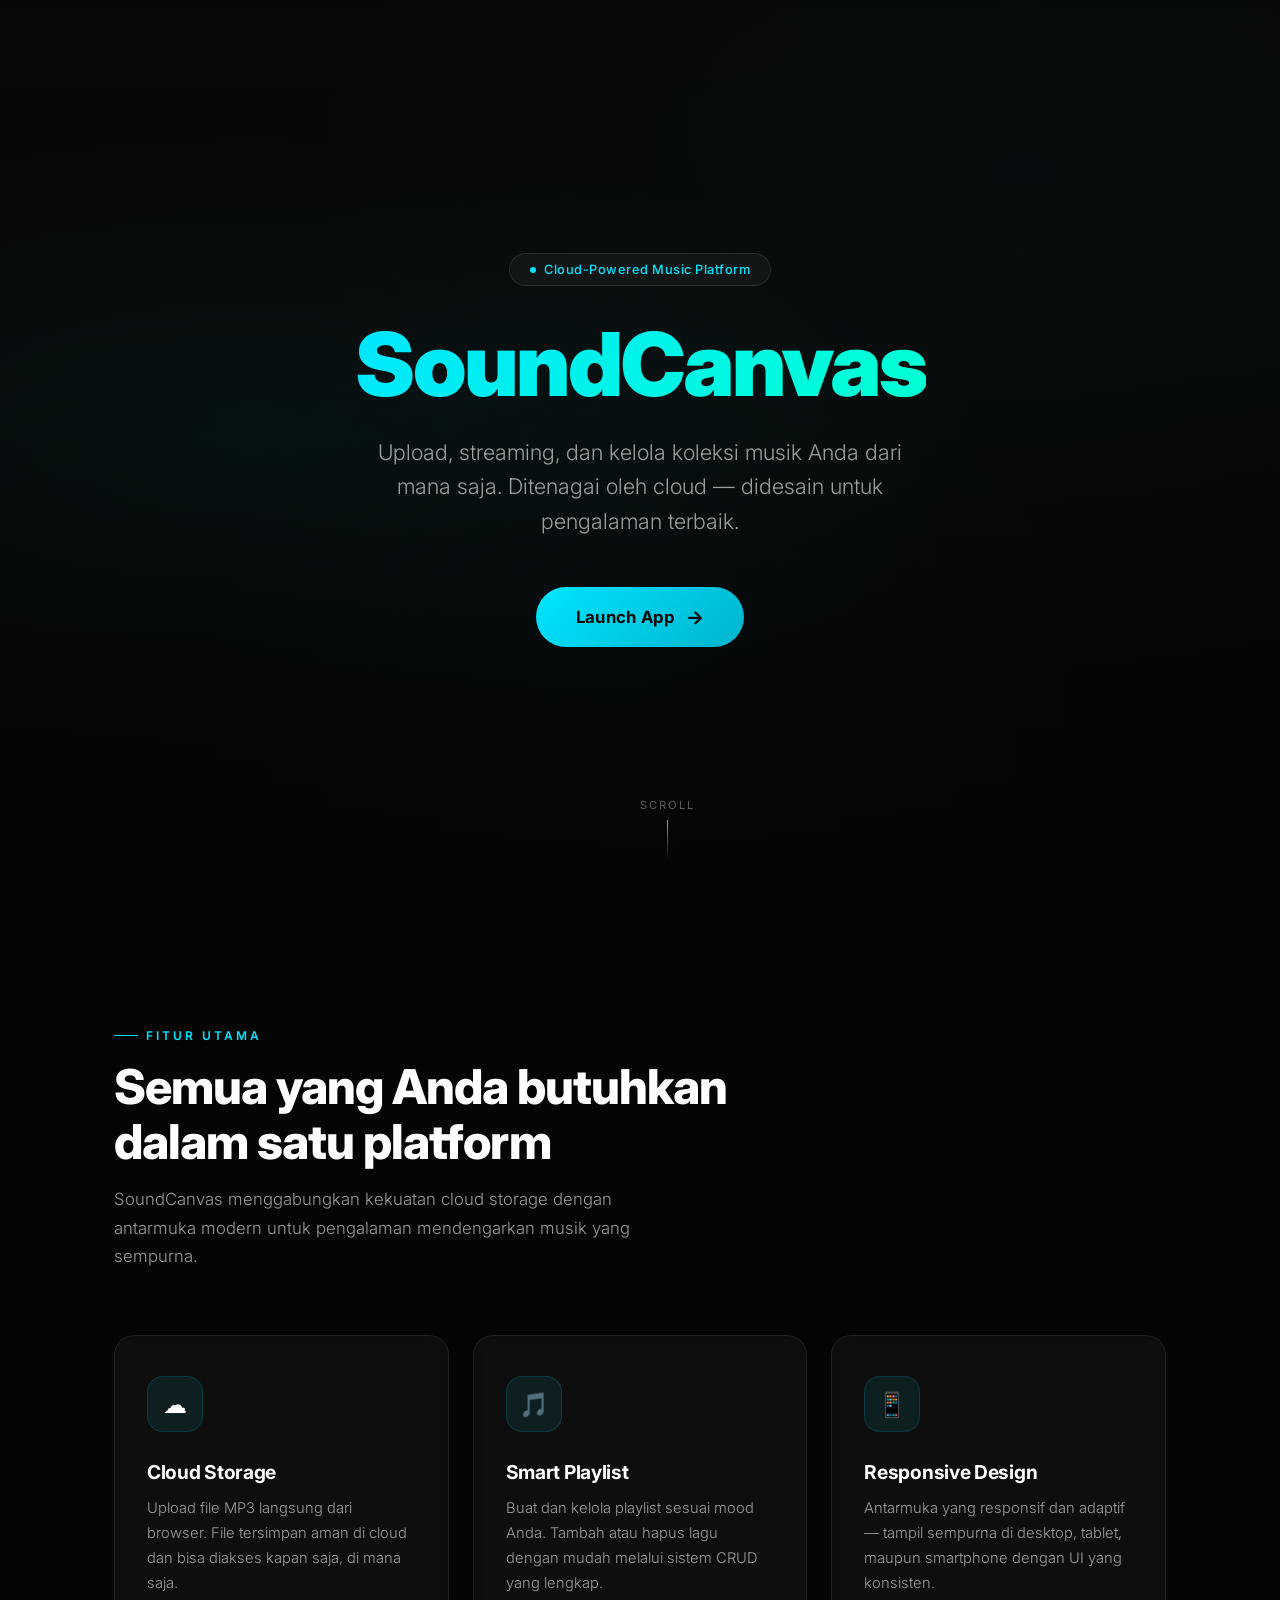
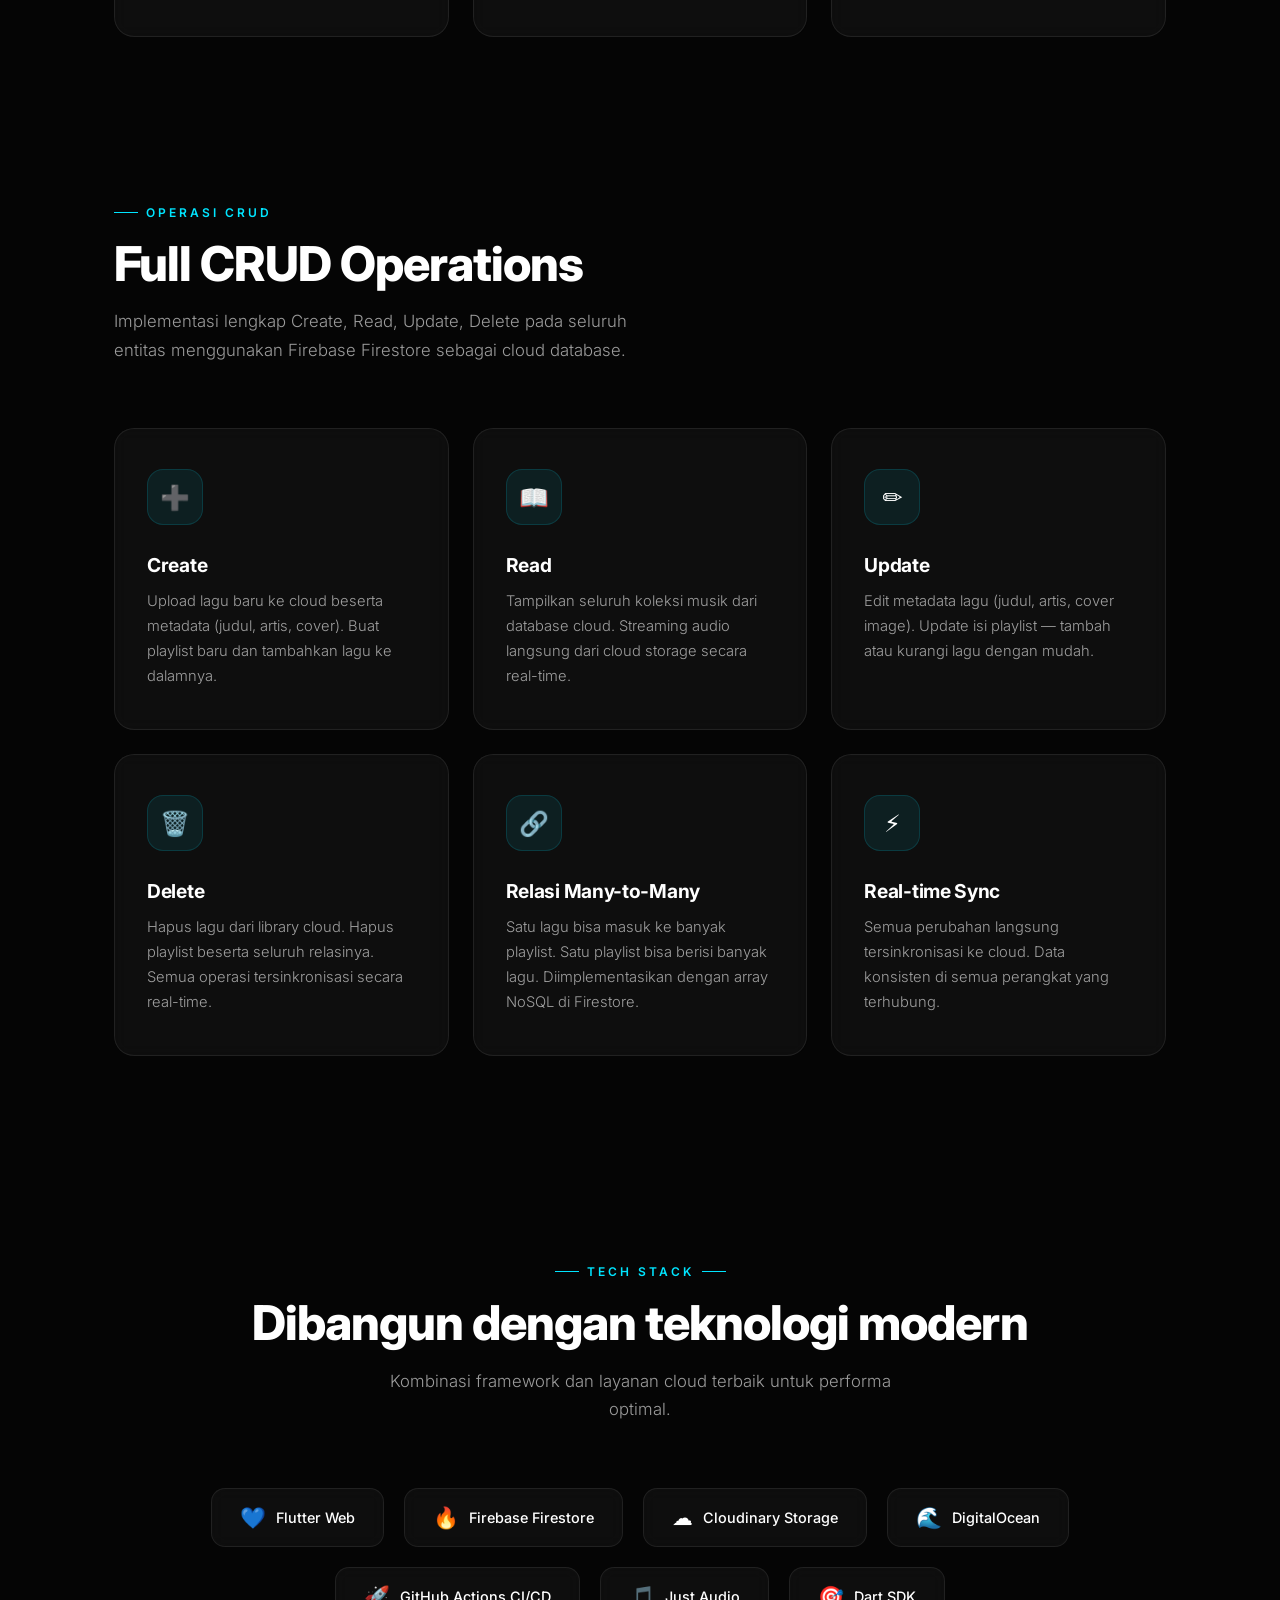
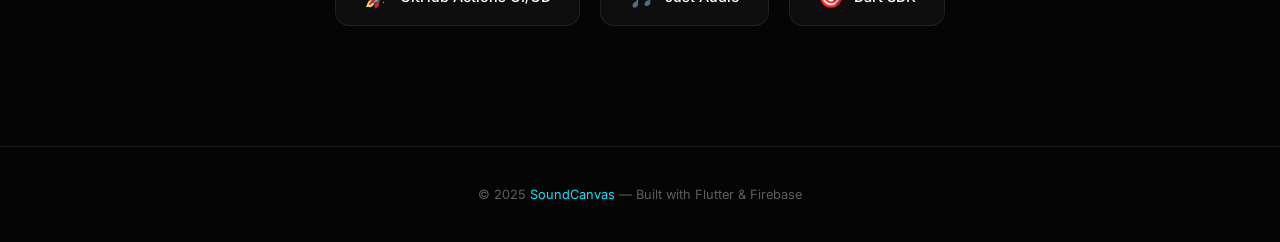
<file: web/landing.html>
<!DOCTYPE html>
<html lang="id">
<head>
  <meta charset="UTF-8">
  <meta name="viewport" content="width=device-width, initial-scale=1.0">
  <meta name="description" content="SoundCanvas — Cloud Music Player berbasis Flutter & Firebase. Upload, streaming, dan kelola musik dari mana saja.">
  <meta name="keywords" content="SoundCanvas, music player, cloud, flutter, firebase, streaming audio">
  <meta name="author" content="SoundCanvas Team">
  <meta property="og:title" content="SoundCanvas — Cloud Music Player">
  <meta property="og:description" content="Platform streaming musik cloud modern dengan teknologi Flutter & Firebase.">
  <meta property="og:type" content="website">

  <title>SoundCanvas — Cloud Music Player</title>

  <link rel="icon" type="image/png" href="favicon.png">
  <link rel="stylesheet" href="landing.css">
</head>
<body>

  <!-- =========================================================================
       HERO SECTION — Full screen with video background
       ========================================================================= -->
  <section class="hero" id="hero">

    <!-- Video Background (will be hidden on mobile / if no video) -->
    <div class="hero__video-wrap" id="videoWrap">
      <video
        class="hero__video"
        id="bgVideo"
        autoplay
        muted
        loop
        playsinline
        preload="auto"
        poster=""
      >
        <source src="assets/bg-video.mp4" type="video/mp4">
      </video>
    </div>

    <!-- Animated gradient fallback (shows when video fails or on mobile) -->
    <div class="hero__gradient-bg" id="gradientBg"></div>

    <!-- Dark overlay -->
    <div class="hero__overlay"></div>

    <!-- Floating particles -->
    <div class="hero__particles">
      <div class="particle"></div>
      <div class="particle"></div>
      <div class="particle"></div>
      <div class="particle"></div>
      <div class="particle"></div>
      <div class="particle"></div>
      <div class="particle"></div>
      <div class="particle"></div>
      <div class="particle"></div>
      <div class="particle"></div>
      <div class="particle"></div>
      <div class="particle"></div>
    </div>

    <!-- Hero Content -->
    <div class="hero__content">
      <div class="hero__badge">
        <span class="hero__badge-dot"></span>
        Cloud-Powered Music Platform
      </div>

      <h1 class="hero__title">
        <span class="hero__title-gradient">SoundCanvas</span>
      </h1>

      <p class="hero__subtitle">
        Upload, streaming, dan kelola koleksi musik Anda dari mana saja.
        Ditenagai oleh cloud — didesain untuk pengalaman terbaik.
      </p>

      <a href="/app/" class="hero__cta" id="ctaButton">
        Launch App
        <span class="hero__cta-arrow">→</span>
      </a>
    </div>

    <!-- Scroll indicator -->
    <div class="hero__scroll">
      <span class="hero__scroll-text">Scroll</span>
      <div class="hero__scroll-line"></div>
    </div>
  </section>

  <!-- =========================================================================
       FEATURES SECTION — Key feature cards
       ========================================================================= -->
  <section class="features" id="features">
    <div class="reveal">
      <div class="section-label">
        <span class="section-label__line"></span>
        Fitur Utama
      </div>
      <h2 class="section-title">Semua yang Anda butuhkan<br>dalam satu platform</h2>
      <p class="section-desc">
        SoundCanvas menggabungkan kekuatan cloud storage dengan antarmuka modern
        untuk pengalaman mendengarkan musik yang sempurna.
      </p>
    </div>

    <div class="features__grid">
      <div class="feature-card reveal reveal-delay-1">
        <div class="feature-card__icon">☁️</div>
        <h3 class="feature-card__title">Cloud Storage</h3>
        <p class="feature-card__desc">
          Upload file MP3 langsung dari browser. File tersimpan aman di cloud dan bisa diakses kapan saja, di mana saja.
        </p>
      </div>

      <div class="feature-card reveal reveal-delay-2">
        <div class="feature-card__icon">🎵</div>
        <h3 class="feature-card__title">Smart Playlist</h3>
        <p class="feature-card__desc">
          Buat dan kelola playlist sesuai mood Anda. Tambah atau hapus lagu dengan mudah melalui sistem CRUD yang lengkap.
        </p>
      </div>

      <div class="feature-card reveal reveal-delay-3">
        <div class="feature-card__icon">📱</div>
        <h3 class="feature-card__title">Responsive Design</h3>
        <p class="feature-card__desc">
          Antarmuka yang responsif dan adaptif — tampil sempurna di desktop, tablet, maupun smartphone dengan UI yang konsisten.
        </p>
      </div>
    </div>
  </section>

  <!-- =========================================================================
       CRUD HIGHLIGHT SECTION
       ========================================================================= -->
  <section class="features" id="crud" style="padding-top: 40px;">
    <div class="reveal">
      <div class="section-label">
        <span class="section-label__line"></span>
        Operasi CRUD
      </div>
      <h2 class="section-title">Full CRUD Operations</h2>
      <p class="section-desc">
        Implementasi lengkap Create, Read, Update, Delete pada seluruh entitas
        menggunakan Firebase Firestore sebagai cloud database.
      </p>
    </div>

    <div class="features__grid">
      <div class="feature-card reveal reveal-delay-1">
        <div class="feature-card__icon">➕</div>
        <h3 class="feature-card__title">Create</h3>
        <p class="feature-card__desc">
          Upload lagu baru ke cloud beserta metadata (judul, artis, cover). Buat playlist baru dan tambahkan lagu ke dalamnya.
        </p>
      </div>

      <div class="feature-card reveal reveal-delay-2">
        <div class="feature-card__icon">📖</div>
        <h3 class="feature-card__title">Read</h3>
        <p class="feature-card__desc">
          Tampilkan seluruh koleksi musik dari database cloud. Streaming audio langsung dari cloud storage secara real-time.
        </p>
      </div>

      <div class="feature-card reveal reveal-delay-3">
        <div class="feature-card__icon">✏️</div>
        <h3 class="feature-card__title">Update</h3>
        <p class="feature-card__desc">
          Edit metadata lagu (judul, artis, cover image). Update isi playlist — tambah atau kurangi lagu dengan mudah.
        </p>
      </div>
    </div>

    <div class="features__grid" style="margin-top: 24px;">
      <div class="feature-card reveal reveal-delay-1">
        <div class="feature-card__icon">🗑️</div>
        <h3 class="feature-card__title">Delete</h3>
        <p class="feature-card__desc">
          Hapus lagu dari library cloud. Hapus playlist beserta seluruh relasinya. Semua operasi tersinkronisasi secara real-time.
        </p>
      </div>

      <div class="feature-card reveal reveal-delay-2">
        <div class="feature-card__icon">🔗</div>
        <h3 class="feature-card__title">Relasi Many-to-Many</h3>
        <p class="feature-card__desc">
          Satu lagu bisa masuk ke banyak playlist. Satu playlist bisa berisi banyak lagu. Diimplementasikan dengan array NoSQL di Firestore.
        </p>
      </div>

      <div class="feature-card reveal reveal-delay-3">
        <div class="feature-card__icon">⚡</div>
        <h3 class="feature-card__title">Real-time Sync</h3>
        <p class="feature-card__desc">
          Semua perubahan langsung tersinkronisasi ke cloud. Data konsisten di semua perangkat yang terhubung.
        </p>
      </div>
    </div>
  </section>

  <!-- =========================================================================
       TECH STACK SECTION
       ========================================================================= -->
  <section class="techstack" id="techstack">
    <div class="reveal">
      <div class="section-label" style="justify-content: center;">
        <span class="section-label__line"></span>
        Tech Stack
        <span class="section-label__line"></span>
      </div>
      <h2 class="section-title">Dibangun dengan teknologi modern</h2>
      <p class="section-desc" style="margin-left: auto; margin-right: auto;">
        Kombinasi framework dan layanan cloud terbaik untuk performa optimal.
      </p>
    </div>

    <div class="techstack__grid reveal">
      <div class="tech-badge">
        <span class="tech-badge__icon">💙</span>
        Flutter Web
      </div>
      <div class="tech-badge">
        <span class="tech-badge__icon">🔥</span>
        Firebase Firestore
      </div>
      <div class="tech-badge">
        <span class="tech-badge__icon">☁️</span>
        Cloudinary Storage
      </div>
      <div class="tech-badge">
        <span class="tech-badge__icon">🌊</span>
        DigitalOcean
      </div>
      <div class="tech-badge">
        <span class="tech-badge__icon">🚀</span>
        GitHub Actions CI/CD
      </div>
      <div class="tech-badge">
        <span class="tech-badge__icon">🎵</span>
        Just Audio
      </div>
      <div class="tech-badge">
        <span class="tech-badge__icon">🎯</span>
        Dart SDK
      </div>
    </div>
  </section>

  <!-- =========================================================================
       FOOTER
       ========================================================================= -->
  <footer class="footer">
    <p class="footer__text">
      © 2025 <span>SoundCanvas</span> — Built with Flutter & Firebase
    </p>
  </footer>

  <!-- =========================================================================
       JAVASCRIPT — Video fallback + Scroll reveal
       ========================================================================= -->
  <script>
    // --- Video fallback: show gradient if video fails to load ---
    (function() {
      const video = document.getElementById('bgVideo');
      const videoWrap = document.getElementById('videoWrap');
      const gradientBg = document.getElementById('gradientBg');

      if (!video) return;

      // Check if mobile (video autoplay is often blocked)
      const isMobile = /Android|iPhone|iPad|iPod|Opera Mini/i.test(navigator.userAgent);

      if (isMobile) {
        videoWrap.style.display = 'none';
        gradientBg.style.zIndex = '0';
        return;
      }

      // If video fails to load, show gradient fallback
      video.addEventListener('error', function() {
        videoWrap.style.display = 'none';
        gradientBg.style.zIndex = '0';
      });

      // Also check after a timeout (in case video source simply doesn't exist)
      setTimeout(function() {
        if (video.readyState === 0) {
          videoWrap.style.opacity = '0';
          gradientBg.style.zIndex = '0';
        }
      }, 3000);

      // When video can play, hide the gradient
      video.addEventListener('canplay', function() {
        gradientBg.style.opacity = '0';
        gradientBg.style.transition = 'opacity 1s ease';
      });
    })();

    // --- Scroll reveal animation ---
    (function() {
      const reveals = document.querySelectorAll('.reveal');

      function checkReveal() {
        const windowHeight = window.innerHeight;
        reveals.forEach(function(el) {
          const top = el.getBoundingClientRect().top;
          if (top < windowHeight - 80) {
            el.classList.add('visible');
          }
        });
      }

      window.addEventListener('scroll', checkReveal);
      window.addEventListener('load', checkReveal);
      // Trigger once on init
      checkReveal();
    })();
  </script>

</body>
</html>
</file>
<file: web/landing.css>
/* =============================================================================
   SOUNDCANVAS LANDING PAGE — Premium Dark Theme
   Colors matched to Flutter app: #050505, #00E5FF, #00B3CC, #111111
   ============================================================================= */

/* --- Google Fonts --- */
@import url('https://fonts.googleapis.com/css2?family=Inter:wght@300;400;500;600;700;800;900&display=swap');

/* --- Reset & Base --- */
*, *::before, *::after {
  margin: 0;
  padding: 0;
  box-sizing: border-box;
}

html {
  scroll-behavior: smooth;
  font-size: 16px;
}

body {
  font-family: 'Inter', 'Segoe UI', system-ui, -apple-system, sans-serif;
  background-color: #050505;
  color: #ffffff;
  overflow-x: hidden;
  -webkit-font-smoothing: antialiased;
  -moz-osx-font-smoothing: grayscale;
}

a {
  text-decoration: none;
  color: inherit;
}

/* --- CSS Variables --- */
:root {
  --primary: #00E5FF;
  --primary-dark: #00B3CC;
  --primary-glow: rgba(0, 229, 255, 0.3);
  --bg-dark: #050505;
  --bg-surface: #111111;
  --bg-card: rgba(17, 17, 17, 0.6);
  --text-primary: #ffffff;
  --text-secondary: rgba(255, 255, 255, 0.6);
  --text-muted: rgba(255, 255, 255, 0.35);
  --border-subtle: rgba(255, 255, 255, 0.08);
  --glass-bg: rgba(255, 255, 255, 0.04);
  --glass-border: rgba(255, 255, 255, 0.1);
}

/* =============================================================================
   HERO SECTION
   ============================================================================= */

.hero {
  position: relative;
  width: 100%;
  min-height: 100vh;
  display: flex;
  align-items: center;
  justify-content: center;
  overflow: hidden;
}

/* Video Background */
.hero__video-wrap {
  position: absolute;
  top: 0;
  left: 0;
  width: 100%;
  height: 100%;
  z-index: 0;
}

.hero__video {
  width: 100%;
  height: 100%;
  object-fit: cover;
}

/* Dark overlay on video */
.hero__overlay {
  position: absolute;
  top: 0;
  left: 0;
  width: 100%;
  height: 100%;
  background: linear-gradient(
    180deg,
    rgba(5, 5, 5, 0.5) 0%,
    rgba(5, 5, 5, 0.3) 40%,
    rgba(5, 5, 5, 0.6) 70%,
    rgba(5, 5, 5, 1) 100%
  );
  z-index: 1;
}

/* Animated gradient fallback when video is not available / on mobile */
.hero__gradient-bg {
  position: absolute;
  top: 0;
  left: 0;
  width: 100%;
  height: 100%;
  background: 
    radial-gradient(ellipse at 20% 50%, rgba(0, 229, 255, 0.08) 0%, transparent 50%),
    radial-gradient(ellipse at 80% 20%, rgba(0, 179, 204, 0.06) 0%, transparent 50%),
    radial-gradient(ellipse at 50% 80%, rgba(0, 229, 255, 0.04) 0%, transparent 50%),
    linear-gradient(180deg, #0a0a0a 0%, #050505 100%);
  z-index: 0;
  animation: gradientShift 8s ease-in-out infinite alternate;
}

@keyframes gradientShift {
  0% {
    background: 
      radial-gradient(ellipse at 20% 50%, rgba(0, 229, 255, 0.08) 0%, transparent 50%),
      radial-gradient(ellipse at 80% 20%, rgba(0, 179, 204, 0.06) 0%, transparent 50%),
      radial-gradient(ellipse at 50% 80%, rgba(0, 229, 255, 0.04) 0%, transparent 50%),
      linear-gradient(180deg, #0a0a0a 0%, #050505 100%);
  }
  100% {
    background: 
      radial-gradient(ellipse at 40% 30%, rgba(0, 229, 255, 0.1) 0%, transparent 50%),
      radial-gradient(ellipse at 60% 70%, rgba(0, 179, 204, 0.08) 0%, transparent 50%),
      radial-gradient(ellipse at 30% 60%, rgba(0, 229, 255, 0.05) 0%, transparent 50%),
      linear-gradient(180deg, #0a0a0a 0%, #050505 100%);
  }
}

/* Floating particles */
.hero__particles {
  position: absolute;
  top: 0;
  left: 0;
  width: 100%;
  height: 100%;
  z-index: 2;
  pointer-events: none;
  overflow: hidden;
}

.particle {
  position: absolute;
  width: 3px;
  height: 3px;
  background: var(--primary);
  border-radius: 50%;
  opacity: 0;
  animation: floatParticle linear infinite;
}

.particle:nth-child(1)  { left: 10%; animation-duration: 12s; animation-delay: 0s; }
.particle:nth-child(2)  { left: 20%; animation-duration: 15s; animation-delay: 2s; }
.particle:nth-child(3)  { left: 35%; animation-duration: 10s; animation-delay: 4s; }
.particle:nth-child(4)  { left: 50%; animation-duration: 18s; animation-delay: 1s; }
.particle:nth-child(5)  { left: 65%; animation-duration: 13s; animation-delay: 3s; }
.particle:nth-child(6)  { left: 75%; animation-duration: 16s; animation-delay: 5s; }
.particle:nth-child(7)  { left: 85%; animation-duration: 11s; animation-delay: 2.5s; }
.particle:nth-child(8)  { left: 45%; animation-duration: 14s; animation-delay: 6s; }
.particle:nth-child(9)  { left: 5%;  animation-duration: 17s; animation-delay: 1.5s; }
.particle:nth-child(10) { left: 90%; animation-duration: 12s; animation-delay: 4.5s; }
.particle:nth-child(11) { left: 55%; animation-duration: 19s; animation-delay: 0.5s; }
.particle:nth-child(12) { left: 30%; animation-duration: 14s; animation-delay: 3.5s; }

@keyframes floatParticle {
  0% {
    transform: translateY(100vh) scale(0);
    opacity: 0;
  }
  10% {
    opacity: 0.6;
  }
  90% {
    opacity: 0.3;
  }
  100% {
    transform: translateY(-10vh) scale(1);
    opacity: 0;
  }
}

/* Hero Content */
.hero__content {
  position: relative;
  z-index: 3;
  text-align: center;
  padding: 0 24px;
  max-width: 800px;
}

.hero__badge {
  display: inline-flex;
  align-items: center;
  gap: 8px;
  padding: 8px 20px;
  border-radius: 100px;
  background: var(--glass-bg);
  border: 1px solid var(--glass-border);
  backdrop-filter: blur(12px);
  -webkit-backdrop-filter: blur(12px);
  font-size: 0.8rem;
  font-weight: 500;
  color: var(--primary);
  letter-spacing: 0.5px;
  margin-bottom: 32px;
  animation: fadeInDown 0.8s ease-out 0.2s both;
}

.hero__badge-dot {
  width: 6px;
  height: 6px;
  background: var(--primary);
  border-radius: 50%;
  animation: pulse 2s ease-in-out infinite;
}

@keyframes pulse {
  0%, 100% { opacity: 1; transform: scale(1); }
  50% { opacity: 0.5; transform: scale(0.8); }
}

.hero__title {
  font-size: clamp(3rem, 8vw, 5.5rem);
  font-weight: 900;
  line-height: 1.05;
  letter-spacing: -2px;
  margin-bottom: 24px;
  animation: fadeInUp 0.8s ease-out 0.4s both;
}

.hero__title-gradient {
  background: linear-gradient(135deg, var(--primary) 0%, #00FFD5 50%, var(--primary-dark) 100%);
  background-size: 200% auto;
  -webkit-background-clip: text;
  -webkit-text-fill-color: transparent;
  background-clip: text;
  animation: gradientText 4s ease-in-out infinite alternate;
}

@keyframes gradientText {
  0% { background-position: 0% center; }
  100% { background-position: 100% center; }
}

.hero__subtitle {
  font-size: clamp(1.05rem, 2.5vw, 1.35rem);
  color: var(--text-secondary);
  line-height: 1.6;
  margin-bottom: 48px;
  max-width: 560px;
  margin-left: auto;
  margin-right: auto;
  font-weight: 300;
  animation: fadeInUp 0.8s ease-out 0.6s both;
}

/* CTA Button */
.hero__cta {
  display: inline-flex;
  align-items: center;
  gap: 12px;
  padding: 18px 40px;
  border-radius: 60px;
  background: linear-gradient(135deg, var(--primary) 0%, var(--primary-dark) 100%);
  color: #050505;
  font-size: 1.05rem;
  font-weight: 700;
  letter-spacing: 0.3px;
  cursor: pointer;
  border: none;
  position: relative;
  overflow: hidden;
  transition: transform 0.3s ease, box-shadow 0.3s ease;
  animation: fadeInUp 0.8s ease-out 0.8s both;
  text-decoration: none;
}

.hero__cta:hover {
  transform: translateY(-3px) scale(1.03);
  box-shadow: 0 8px 40px var(--primary-glow), 0 0 80px rgba(0, 229, 255, 0.15);
}

.hero__cta:active {
  transform: translateY(-1px) scale(1.01);
}

.hero__cta-arrow {
  transition: transform 0.3s ease;
  font-size: 1.2rem;
}

.hero__cta:hover .hero__cta-arrow {
  transform: translateX(4px);
}

/* CTA shimmer effect */
.hero__cta::after {
  content: '';
  position: absolute;
  top: -50%;
  left: -60%;
  width: 40%;
  height: 200%;
  background: linear-gradient(90deg, transparent, rgba(255,255,255,0.25), transparent);
  transform: skewX(-20deg);
  animation: shimmer 3s ease-in-out infinite;
}

@keyframes shimmer {
  0%, 100% { left: -60%; }
  50% { left: 120%; }
}

/* Scroll indicator */
.hero__scroll {
  position: absolute;
  bottom: 40px;
  left: 50%;
  transform: translateX(-50%);
  z-index: 3;
  display: flex;
  flex-direction: column;
  align-items: center;
  gap: 8px;
  animation: fadeInUp 0.8s ease-out 1.2s both;
}

.hero__scroll-text {
  font-size: 0.7rem;
  color: var(--text-muted);
  text-transform: uppercase;
  letter-spacing: 2px;
}

.hero__scroll-line {
  width: 1px;
  height: 40px;
  background: linear-gradient(180deg, var(--primary), transparent);
  animation: scrollPulse 2s ease-in-out infinite;
}

@keyframes scrollPulse {
  0%, 100% { opacity: 1; height: 40px; }
  50% { opacity: 0.4; height: 24px; }
}

/* =============================================================================
   FEATURES SECTION
   ============================================================================= */

.features {
  padding: 120px 24px;
  max-width: 1100px;
  margin: 0 auto;
}

.section-label {
  display: inline-flex;
  align-items: center;
  gap: 8px;
  font-size: 0.75rem;
  font-weight: 600;
  color: var(--primary);
  text-transform: uppercase;
  letter-spacing: 3px;
  margin-bottom: 16px;
}

.section-label__line {
  width: 24px;
  height: 1px;
  background: var(--primary);
}

.section-title {
  font-size: clamp(2rem, 5vw, 3rem);
  font-weight: 800;
  letter-spacing: -1px;
  margin-bottom: 16px;
  line-height: 1.15;
}

.section-desc {
  font-size: 1.05rem;
  color: var(--text-secondary);
  max-width: 520px;
  line-height: 1.7;
  margin-bottom: 64px;
  font-weight: 300;
}

/* Feature Cards Grid */
.features__grid {
  display: grid;
  grid-template-columns: repeat(3, 1fr);
  gap: 24px;
}

.feature-card {
  background: var(--glass-bg);
  border: 1px solid var(--border-subtle);
  border-radius: 20px;
  padding: 40px 32px;
  position: relative;
  overflow: hidden;
  transition: transform 0.4s ease, border-color 0.4s ease, box-shadow 0.4s ease;
  backdrop-filter: blur(8px);
  -webkit-backdrop-filter: blur(8px);
}

.feature-card:hover {
  transform: translateY(-8px);
  border-color: rgba(0, 229, 255, 0.2);
  box-shadow: 0 20px 60px rgba(0, 0, 0, 0.4), 0 0 40px rgba(0, 229, 255, 0.05);
}

/* Glow effect on hover */
.feature-card::before {
  content: '';
  position: absolute;
  top: 0;
  left: 0;
  right: 0;
  height: 1px;
  background: linear-gradient(90deg, transparent, var(--primary), transparent);
  opacity: 0;
  transition: opacity 0.4s ease;
}

.feature-card:hover::before {
  opacity: 1;
}

.feature-card__icon {
  width: 56px;
  height: 56px;
  border-radius: 16px;
  background: rgba(0, 229, 255, 0.08);
  border: 1px solid rgba(0, 229, 255, 0.15);
  display: flex;
  align-items: center;
  justify-content: center;
  font-size: 1.5rem;
  margin-bottom: 28px;
  transition: background 0.3s ease, transform 0.3s ease;
}

.feature-card:hover .feature-card__icon {
  background: rgba(0, 229, 255, 0.15);
  transform: scale(1.1);
}

.feature-card__title {
  font-size: 1.2rem;
  font-weight: 700;
  margin-bottom: 12px;
  letter-spacing: -0.3px;
}

.feature-card__desc {
  font-size: 0.92rem;
  color: var(--text-secondary);
  line-height: 1.7;
  font-weight: 300;
}

/* =============================================================================
   TECH STACK SECTION
   ============================================================================= */

.techstack {
  padding: 80px 24px 120px;
  max-width: 1100px;
  margin: 0 auto;
  text-align: center;
}

.techstack__grid {
  display: flex;
  flex-wrap: wrap;
  justify-content: center;
  gap: 20px;
  margin-top: 48px;
}

.tech-badge {
  display: inline-flex;
  align-items: center;
  gap: 10px;
  padding: 16px 28px;
  border-radius: 14px;
  background: var(--glass-bg);
  border: 1px solid var(--border-subtle);
  backdrop-filter: blur(8px);
  -webkit-backdrop-filter: blur(8px);
  font-size: 0.9rem;
  font-weight: 500;
  color: var(--text-primary);
  transition: transform 0.3s ease, border-color 0.3s ease, background 0.3s ease;
}

.tech-badge:hover {
  transform: translateY(-4px);
  border-color: rgba(0, 229, 255, 0.25);
  background: rgba(0, 229, 255, 0.05);
}

.tech-badge__icon {
  font-size: 1.3rem;
}

/* =============================================================================
   FOOTER
   ============================================================================= */

.footer {
  padding: 40px 24px;
  border-top: 1px solid var(--border-subtle);
  text-align: center;
}

.footer__text {
  font-size: 0.8rem;
  color: var(--text-muted);
  font-weight: 400;
}

.footer__text span {
  color: var(--primary);
}

/* =============================================================================
   ANIMATIONS
   ============================================================================= */

@keyframes fadeInUp {
  from {
    opacity: 0;
    transform: translateY(30px);
  }
  to {
    opacity: 1;
    transform: translateY(0);
  }
}

@keyframes fadeInDown {
  from {
    opacity: 0;
    transform: translateY(-20px);
  }
  to {
    opacity: 1;
    transform: translateY(0);
  }
}

/* Scroll reveal animation class */
.reveal {
  opacity: 0;
  transform: translateY(40px);
  transition: opacity 0.8s ease, transform 0.8s ease;
}

.reveal.visible {
  opacity: 1;
  transform: translateY(0);
}

/* Staggered delay for children */
.reveal-delay-1 { transition-delay: 0.1s; }
.reveal-delay-2 { transition-delay: 0.2s; }
.reveal-delay-3 { transition-delay: 0.3s; }

/* =============================================================================
   RESPONSIVE
   ============================================================================= */

@media (max-width: 768px) {
  .features__grid {
    grid-template-columns: 1fr;
    gap: 16px;
  }

  .features {
    padding: 80px 20px;
  }

  .techstack {
    padding: 60px 20px 80px;
  }

  .feature-card {
    padding: 32px 24px;
  }

  .hero__scroll {
    display: none;
  }
}

@media (max-width: 480px) {
  .hero__cta {
    padding: 16px 32px;
    font-size: 0.95rem;
  }

  .tech-badge {
    padding: 12px 20px;
    font-size: 0.82rem;
  }
}
</file>
